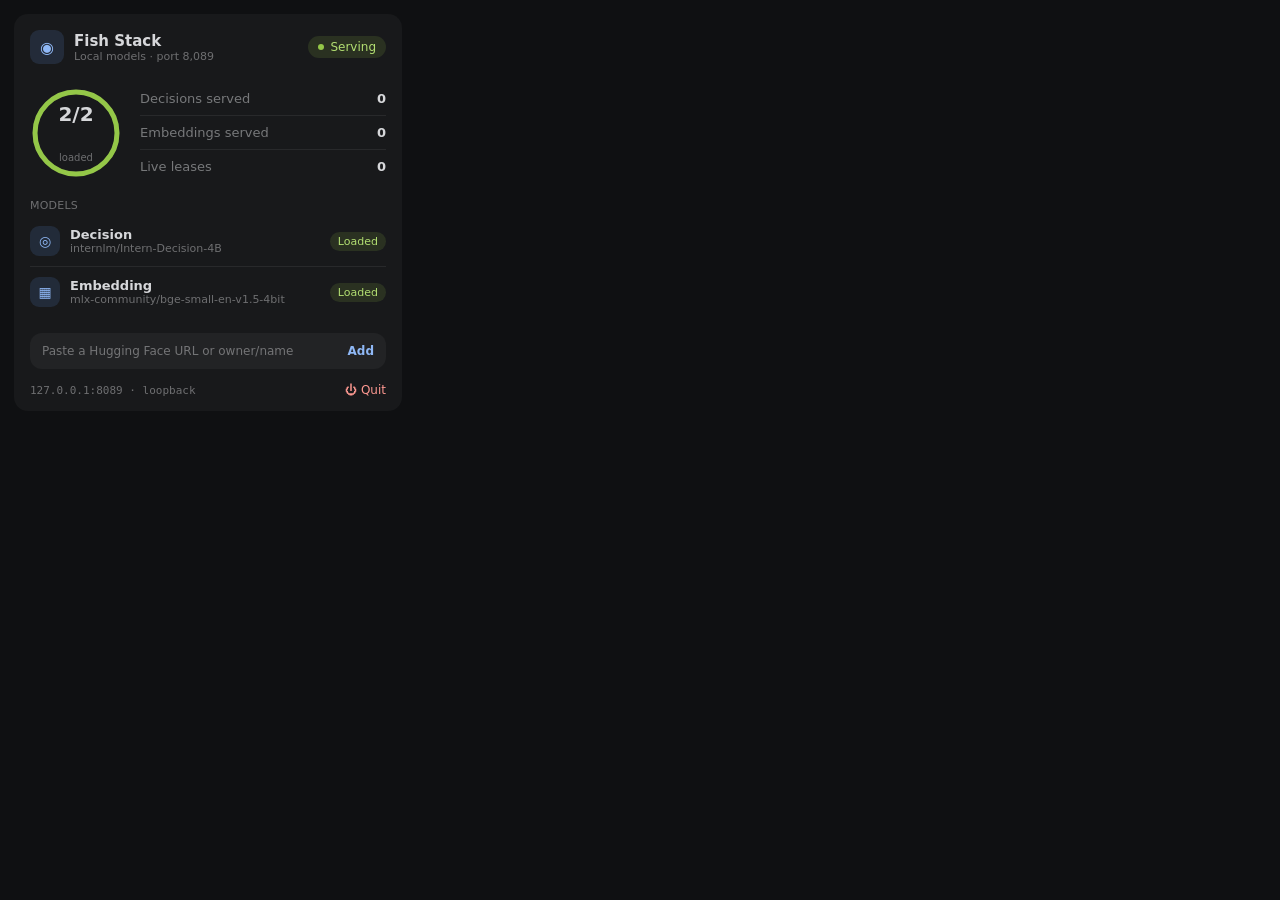
<file: shots/popover-variations/a-dial.html>
<!doctype html><html><head><meta charset="utf-8"><link rel="stylesheet" href="base.css"><style>
.head { display:flex; align-items:center; gap:10px; }
.title { font-size:15px; font-weight:600; }
.hero { display:flex; gap:18px; align-items:center; margin:18px 0 6px; }
.dial { width:92px; height:92px; flex:none; position:relative; }
.dial svg { position:absolute; inset:0; }
.dial .n { position:absolute; inset:0; display:grid; place-items:center; text-align:center; font-size:20px; font-weight:600; font-variant-numeric:tabular-nums; }
.dial .n small { display:block; font-size:10px; font-weight:400; color:rgba(214,215,218,.45); margin-top:-4px; }
.stats { flex:1; }
.stat { display:flex; justify-content:space-between; align-items:center; padding:9px 0; border-bottom:1px solid rgba(255,255,255,.07); font-size:13px; }
.stat:last-child { border-bottom:0; }
.stat b { font-variant-numeric:tabular-nums; font-weight:600; }
.list { margin-top:16px; }
.list .item { display:flex; align-items:center; gap:10px; padding:10px 0; border-bottom:1px solid rgba(255,255,255,.07); }
.list .item:last-child { border-bottom:0; }
.add { margin-top:16px; background:rgba(255,255,255,.045); border-radius:12px; padding:11px 12px; font-size:12px; color:rgba(214,215,218,.45); display:flex; justify-content:space-between; }
.add b { color:#8FB8F6; font-weight:600; }
</style></head><body><div class="panel">
<div class="head"><div class="ico" style="width:34px;height:34px;font-size:16px">◉</div><div class="grow"><div class="title">Fish Stack</div><div class="sub">Local models · port 8,089</div></div><span class="pill"><span class="dot"></span>Serving</span></div>
<div class="hero">
 <div class="dial"><svg viewBox="0 0 92 92"><circle cx="46" cy="46" r="41" fill="none" stroke="rgba(255,255,255,.07)" stroke-width="5"/><circle cx="46" cy="46" r="41" fill="none" stroke="#94C748" stroke-width="5" stroke-linecap="round" stroke-dasharray="257.6 257.6" transform="rotate(-90 46 46)"/></svg><div class="n">2/2<small>loaded</small></div></div>
 <div class="stats">
  <div class="stat"><span class="muted">Decisions served</span><b>0</b></div>
  <div class="stat"><span class="muted">Embeddings served</span><b>0</b></div>
  <div class="stat"><span class="muted">Live leases</span><b>0</b></div>
 </div>
</div>
<div class="list">
 <div class="label" style="margin-bottom:4px">Models</div>
 <div class="item"><div class="ico">◎</div><div class="grow"><div class="name">Decision</div><div class="sub">internlm/Intern-Decision-4B</div></div><span class="tag">Loaded</span></div>
 <div class="item"><div class="ico">▦</div><div class="grow"><div class="name">Embedding</div><div class="sub">mlx-community/bge-small-en-v1.5-4bit</div></div><span class="tag">Loaded</span></div>
</div>
<div class="add"><span>Paste a Hugging Face URL or owner/name</span><b>Add</b></div>
<div class="foot"><span class="mono">127.0.0.1:8089 · loopback</span><span class="quit">⏻ Quit</span></div>
</div></body></html>
</file>
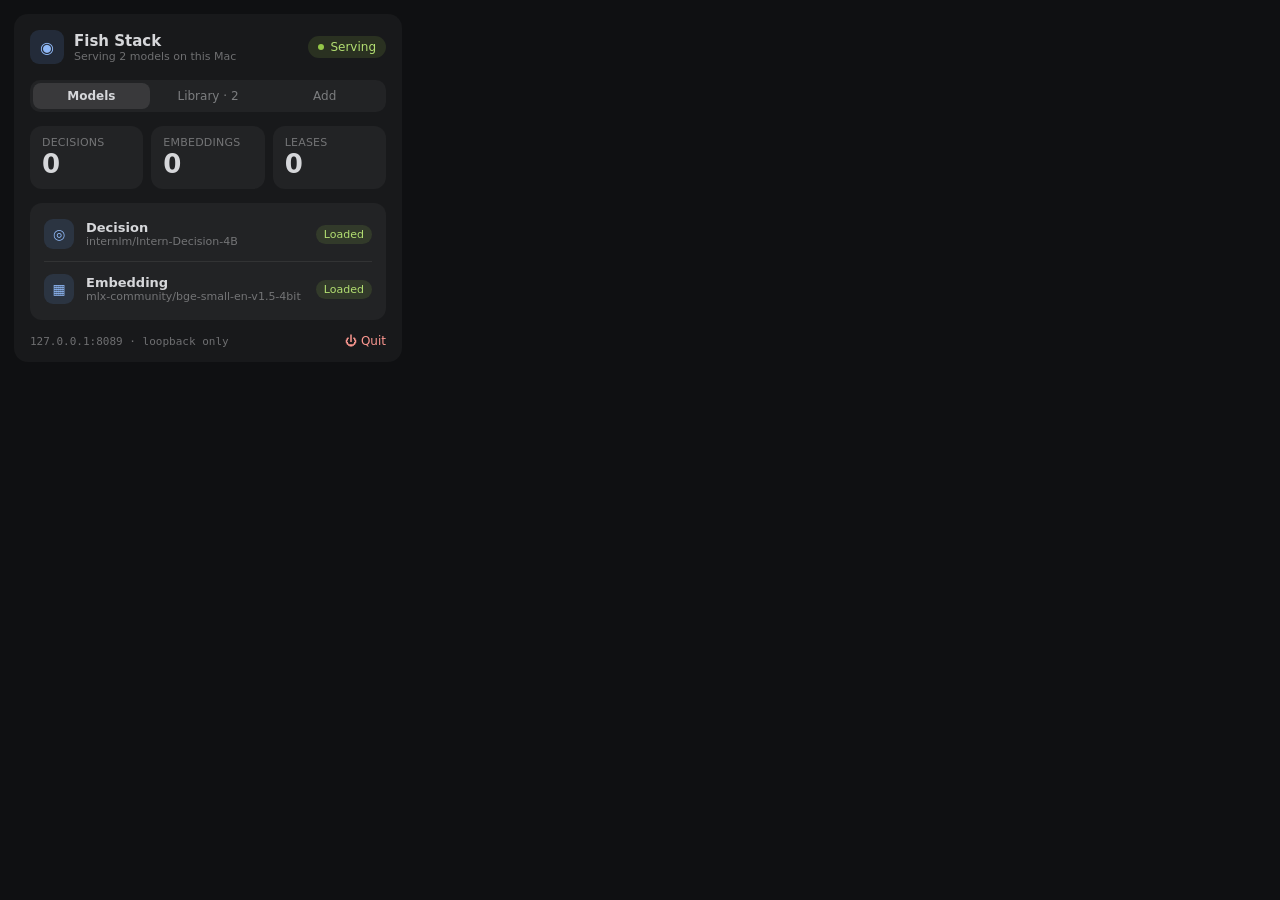
<file: shots/popover-variations/b-tabs.html>
<!doctype html><html><head><meta charset="utf-8"><link rel="stylesheet" href="base.css"><style>
.top { display:flex; align-items:center; gap:10px; }
.seg { display:flex; background:rgba(255,255,255,.045); border-radius:10px; padding:3px; margin:16px 0 14px; }
.seg div { flex:1; text-align:center; font-size:12px; padding:6px 0; border-radius:8px; color:rgba(214,215,218,.5); }
.seg div.on { background:rgba(255,255,255,.1); color:#D6D7DA; font-weight:600; }
.card { background:rgba(255,255,255,.045); border-radius:12px; padding:4px 14px; }
.model { display:flex; align-items:center; gap:12px; padding:12px 0; }
.model + .model { border-top:1px solid rgba(255,255,255,.07); }
.bar { height:3px; border-radius:3px; background:rgba(255,255,255,.07); overflow:hidden; margin-top:8px; }
.bar i { display:block; height:100%; width:100%; background:#94C748; border-radius:3px; }
.big { font-size:26px; font-weight:600; letter-spacing:-.01em; font-variant-numeric:tabular-nums; }
.glance { display:grid; grid-template-columns:1fr 1fr 1fr; gap:8px; margin-bottom:14px; }
.glance > div { background:rgba(255,255,255,.045); border-radius:12px; padding:10px 12px; }
.glance .sub { margin-top:2px; }
</style></head><body><div class="panel">
<div class="top"><div class="ico" style="width:34px;height:34px;font-size:16px">◉</div><div class="grow"><div class="title" style="font-size:15px;font-weight:600">Fish Stack</div><div class="sub">Serving 2 models on this Mac</div></div><span class="pill"><span class="dot"></span>Serving</span></div>
<div class="seg"><div class="on">Models</div><div>Library · 2</div><div>Add</div></div>
<div class="glance">
 <div><div class="label">Decisions</div><div class="big">0</div></div>
 <div><div class="label">Embeddings</div><div class="big">0</div></div>
 <div><div class="label">Leases</div><div class="big">0</div></div>
</div>
<div class="card">
 <div class="model"><div class="ico">◎</div><div class="grow"><div class="name">Decision</div><div class="sub">internlm/Intern-Decision-4B</div></div><span class="tag">Loaded</span></div>
 <div class="model"><div class="ico">▦</div><div class="grow"><div class="name">Embedding</div><div class="sub">mlx-community/bge-small-en-v1.5-4bit</div></div><span class="tag">Loaded</span></div>
</div>
<div class="foot"><span class="mono">127.0.0.1:8089 · loopback only</span><span class="quit">⏻ Quit</span></div>
</div></body></html>
</file>
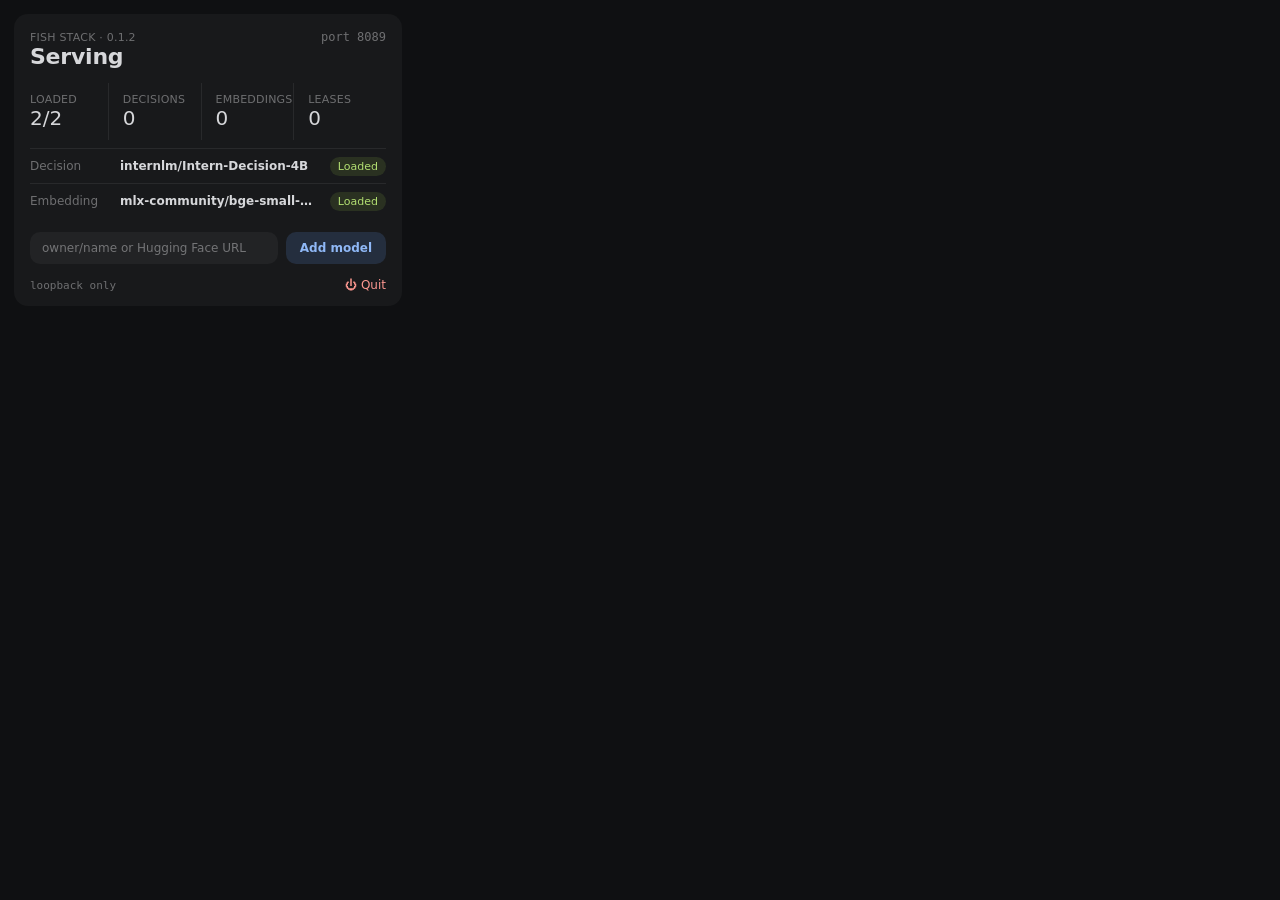
<file: shots/popover-variations/c-strip.html>
<!doctype html><html><head><meta charset="utf-8"><link rel="stylesheet" href="base.css"><style>
.status { display:flex; align-items:baseline; justify-content:space-between; }
.status h1 { margin:0; font-size:22px; font-weight:600; letter-spacing:-.01em; }
.strip { display:flex; margin:14px 0 4px; }
.strip > div { flex:1; padding:10px 0; }
.strip > div + div { border-left:1px solid rgba(255,255,255,.07); padding-left:14px; }
.strip .big { font-size:20px; }
table { width:100%; border-collapse:collapse; margin-top:10px; font-size:12px; }
td { padding:9px 0; border-top:1px solid rgba(255,255,255,.07); vertical-align:middle; }
td.role { color:rgba(214,215,218,.45); width:70px; }
td.state { text-align:right; }
td.mem { text-align:right; color:rgba(214,215,218,.45); font-variant-numeric:tabular-nums; padding-right:10px; }
.addbar { display:flex; gap:8px; margin-top:14px; }
.addbar .in { flex:1; background:rgba(255,255,255,.045); border-radius:10px; padding:9px 12px; font-size:12px; color:rgba(214,215,218,.45); }
.addbar .btn { background:rgba(102,157,241,.16); color:#8FB8F6; border-radius:10px; padding:9px 14px; font-size:12px; font-weight:600; }
.rows { margin-top:8px; }
.r { display:flex; align-items:center; gap:12px; padding:10px 0; border-top:1px solid rgba(255,255,255,.07); font-size:12px; }
.r .role { width:78px; flex:none; color:rgba(214,215,218,.45); }
.r .nm { flex:1; min-width:0; font-weight:600; white-space:nowrap; overflow:hidden; text-overflow:ellipsis; }
.r .state { flex:none; }
</style></head><body><div class="panel">
<div class="status"><div><div class="label">Fish Stack · 0.1.2</div><h1>Serving</h1></div><span class="mono" style="font-size:12px">port 8089</span></div>
<div class="strip">
 <div><div class="label">Loaded</div><div class="big">2/2</div></div>
 <div><div class="label">Decisions</div><div class="big">0</div></div>
 <div><div class="label">Embeddings</div><div class="big">0</div></div>
 <div><div class="label">Leases</div><div class="big">0</div></div>
</div>
<div class="rows">
 <div class="r"><span class="role">Decision</span><span class="nm">internlm/Intern-Decision-4B</span><span class="state"><span class="tag">Loaded</span></span></div>
 <div class="r"><span class="role">Embedding</span><span class="nm">mlx-community/bge-small-en-v1.5-4bit</span><span class="state"><span class="tag">Loaded</span></span></div>
</div>
<div class="addbar"><div class="in">owner/name or Hugging Face URL</div><div class="btn">Add model</div></div>
<div class="foot"><span class="mono">loopback only</span><span class="quit">⏻ Quit</span></div>
</div></body></html>
</file>
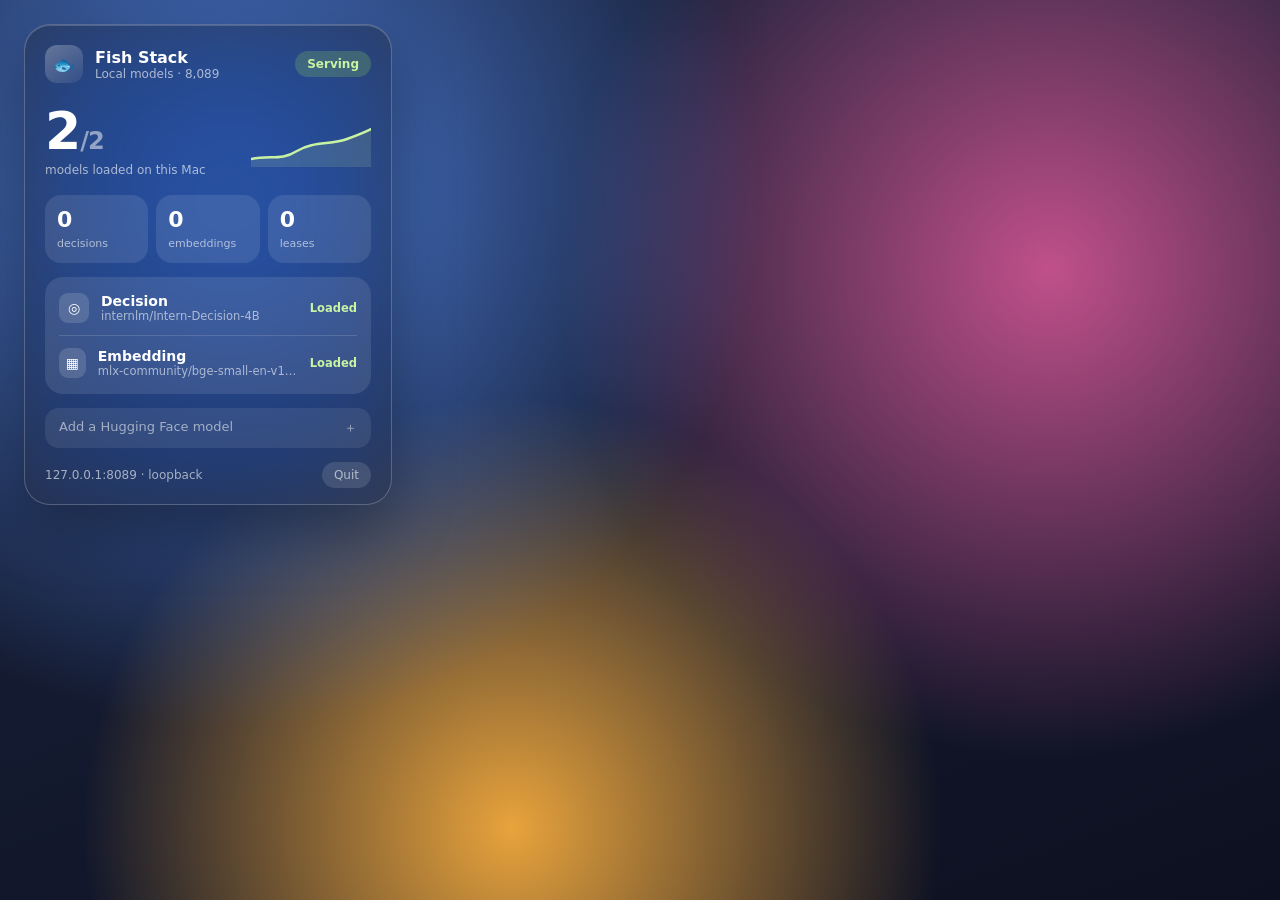
<file: shots/popover-variations/round-2/1-glass.html>
<!doctype html><html><head><meta charset="utf-8"><style>
*{box-sizing:border-box}
html,body{margin:0;height:100%}
body{width:416px;height:100%;padding:24px;font-family:-apple-system,"SF Pro Rounded",system-ui,sans-serif;color:#fff;
 background:radial-gradient(circle at 18% 22%,#4a7bd6 0,transparent 42%),radial-gradient(circle at 82% 30%,#c0508a 0,transparent 40%),radial-gradient(circle at 40% 92%,#e8a33c 0,transparent 38%),linear-gradient(160deg,#1b2540,#0d1020);}
.glass{width:368px;border-radius:26px;padding:20px 20px 16px;background:rgba(40,40,46,.46);-webkit-backdrop-filter:blur(44px) saturate(170%);backdrop-filter:blur(44px) saturate(170%);border:.5px solid rgba(255,255,255,.22);box-shadow:0 24px 60px rgba(0,0,0,.35),inset 0 1px 0 rgba(255,255,255,.18)}
.top{display:flex;align-items:center;gap:12px}
.logo{width:38px;height:38px;border-radius:12px;background:linear-gradient(145deg,rgba(255,255,255,.28),rgba(255,255,255,.06));display:grid;place-items:center;font-size:18px}
.t{font-size:16px;font-weight:700}.s{font-size:12px;color:rgba(255,255,255,.62)}
.pill{margin-left:auto;font-size:12px;font-weight:600;padding:6px 12px;border-radius:999px;background:rgba(148,220,90,.22);color:#c9f2a2}
.hero{display:flex;align-items:center;gap:18px;margin:22px 0 18px}
.big{font-size:52px;font-weight:700;letter-spacing:-.02em;font-variant-numeric:tabular-nums;line-height:1}
.big span{font-size:24px;color:rgba(255,255,255,.5);font-weight:600}
.cap{font-size:12px;color:rgba(255,255,255,.62);margin-top:6px}
.spark{margin-left:auto;width:120px;height:52px}
.tiles{display:grid;grid-template-columns:repeat(3,1fr);gap:8px;margin-bottom:14px}
.tile{background:rgba(255,255,255,.1);border-radius:16px;padding:12px}
.tile b{display:block;font-size:22px;font-variant-numeric:tabular-nums}.tile small{font-size:11px;color:rgba(255,255,255,.6)}
.list{background:rgba(255,255,255,.1);border-radius:18px;padding:4px 14px}
.it{display:flex;align-items:center;gap:12px;padding:12px 0}.it+.it{border-top:.5px solid rgba(255,255,255,.14)}
.chip{width:30px;height:30px;border-radius:9px;background:rgba(255,255,255,.14);display:grid;place-items:center;font-size:14px}
.nm{font-size:14px;font-weight:600}.sb{font-size:11.5px;color:rgba(255,255,255,.58);white-space:nowrap;overflow:hidden;text-overflow:ellipsis}
.ok{margin-left:auto;font-size:11.5px;color:#c9f2a2;font-weight:600}
.add{margin-top:14px;border-radius:14px;padding:11px 14px;background:rgba(255,255,255,.08);font-size:13px;color:rgba(255,255,255,.55);display:flex;justify-content:space-between}
.foot{display:flex;justify-content:space-between;align-items:center;margin-top:14px;font-size:12px;color:rgba(255,255,255,.6)}
.quit{padding:6px 12px;border-radius:999px;background:rgba(255,255,255,.12)}
</style></head><body><div class="glass">
<div class="top"><div class="logo">🐟</div><div><div class="t">Fish Stack</div><div class="s">Local models · 8,089</div></div><div class="pill">Serving</div></div>
<div class="hero"><div><div class="big">2<span>/2</span></div><div class="cap">models loaded on this Mac</div></div>
<svg class="spark" viewBox="0 0 120 52"><path d="M0 44 C 20 40, 30 46, 46 36 S 80 30, 96 24 S 112 18, 120 14" fill="none" stroke="#c9f2a2" stroke-width="2.5" stroke-linecap="round"/><path d="M0 44 C 20 40, 30 46, 46 36 S 80 30, 96 24 S 112 18, 120 14 L120 52 L0 52Z" fill="rgba(201,242,162,.14)"/></svg></div>
<div class="tiles"><div class="tile"><b>0</b><small>decisions</small></div><div class="tile"><b>0</b><small>embeddings</small></div><div class="tile"><b>0</b><small>leases</small></div></div>
<div class="list">
 <div class="it"><div class="chip">◎</div><div style="min-width:0"><div class="nm">Decision</div><div class="sb">internlm/Intern-Decision-4B</div></div><div class="ok">Loaded</div></div>
 <div class="it"><div class="chip">▦</div><div style="min-width:0"><div class="nm">Embedding</div><div class="sb">mlx-community/bge-small-en-v1.5-4bit</div></div><div class="ok">Loaded</div></div>
</div>
<div class="add"><span>Add a Hugging Face model</span><span>＋</span></div>
<div class="foot"><span>127.0.0.1:8089 · loopback</span><span class="quit">Quit</span></div>
</div></body></html>
</file>
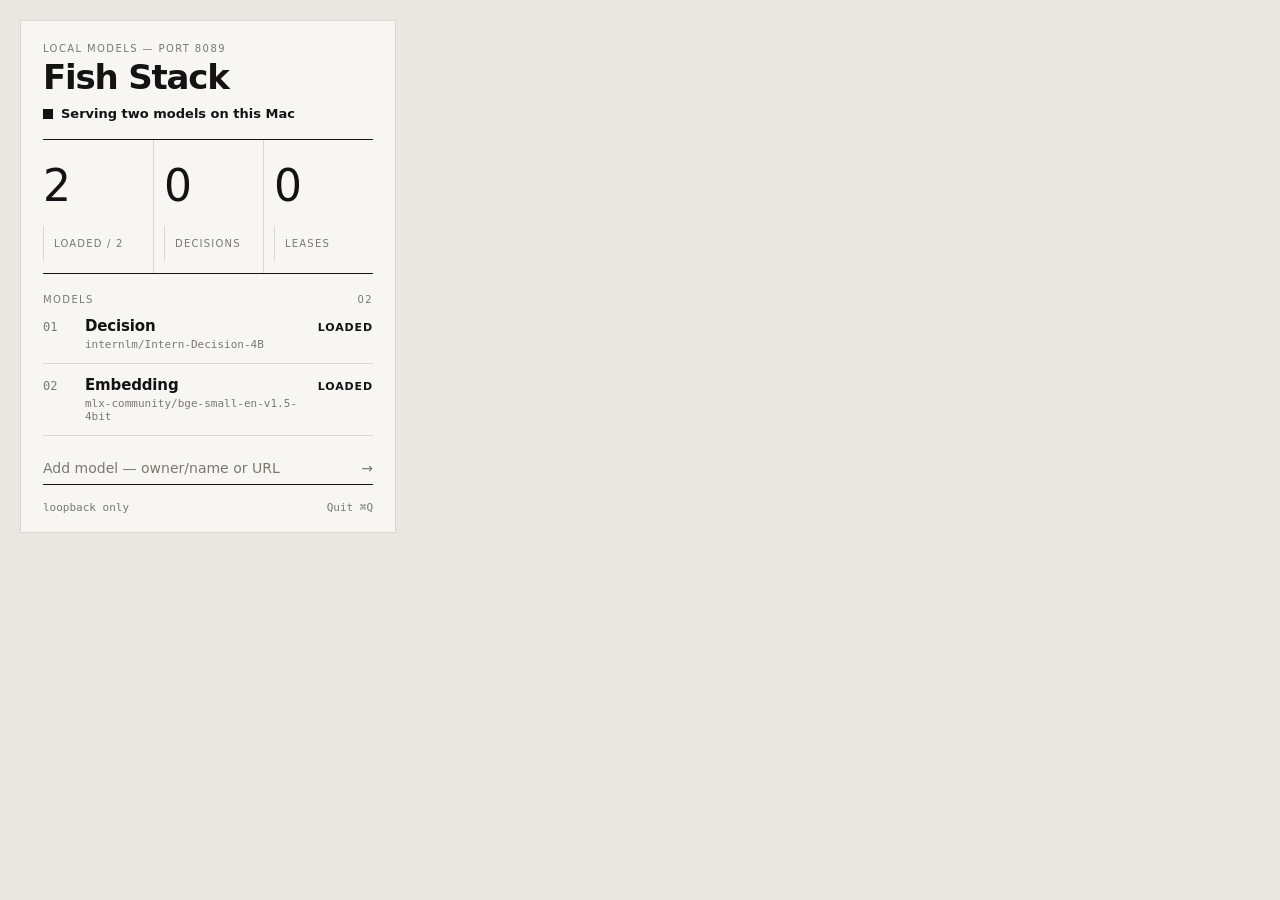
<file: shots/popover-variations/round-2/2-editorial.html>
<!doctype html><html><head><meta charset="utf-8"><style>
*{box-sizing:border-box}
html,body{margin:0}
body{width:416px;padding:20px;background:#E8E7E2;font-family:-apple-system,"Helvetica Neue",system-ui,sans-serif;color:#131313}
.p{background:#F7F6F2;padding:22px 22px 18px;border:1px solid #d9d7d0}
.k{font-size:10px;letter-spacing:.14em;text-transform:uppercase;color:#7a786f}
h1{margin:6px 0 0;font-size:34px;font-weight:600;letter-spacing:-.035em;line-height:1}
.status{display:flex;align-items:center;gap:8px;margin-top:12px;font-size:13px;font-weight:600}
.sq{width:10px;height:10px;background:#131313}
.grid{display:grid;grid-template-columns:1fr 1fr 1fr;border-top:1px solid #131313;border-bottom:1px solid #131313;margin:18px 0 0}
.grid div{padding:12px 0 12px 10px;border-left:1px solid #d9d7d0}
.grid div:first-child{border-left:0;padding-left:0}
.n{font-size:44px;font-weight:300;letter-spacing:-.04em;line-height:1;font-variant-numeric:tabular-nums}
.l{font-size:10px;letter-spacing:.12em;text-transform:uppercase;color:#7a786f;margin-top:6px}
.sec{margin-top:20px;font-size:10px;letter-spacing:.14em;text-transform:uppercase;color:#7a786f;display:flex;justify-content:space-between}
.row{display:grid;grid-template-columns:34px 1fr auto;gap:8px;align-items:baseline;padding:12px 0;border-bottom:1px solid #d9d7d0}
.row .i{font-family:ui-monospace,Menlo,monospace;font-size:12px;color:#7a786f}
.row .nm{font-size:15px;font-weight:600;letter-spacing:-.01em}
.row .sb{font-family:ui-monospace,Menlo,monospace;font-size:11px;color:#7a786f;margin-top:3px}
.row .st{font-size:11px;letter-spacing:.08em;text-transform:uppercase;font-weight:600}
.add{margin-top:16px;border-bottom:1px solid #131313;padding:8px 0;font-size:14px;color:#7a786f;display:flex;justify-content:space-between}
.foot{display:flex;justify-content:space-between;margin-top:16px;font-family:ui-monospace,Menlo,monospace;font-size:11px;color:#7a786f}
</style></head><body><div class="p">
<div class="k">Local models — Port 8089</div>
<h1>Fish Stack</h1>
<div class="status"><span class="sq"></span>Serving two models on this Mac</div>
<div class="grid">
 <div><div class="n">2</div><div class="l">Loaded / 2</div></div>
 <div><div class="n">0</div><div class="l">Decisions</div></div>
 <div><div class="n">0</div><div class="l">Leases</div></div>
</div>
<div class="sec"><span>Models</span><span>02</span></div>
<div class="row"><span class="i">01</span><div><div class="nm">Decision</div><div class="sb">internlm/Intern-Decision-4B</div></div><span class="st">Loaded</span></div>
<div class="row"><span class="i">02</span><div><div class="nm">Embedding</div><div class="sb">mlx-community/bge-small-en-v1.5-4bit</div></div><span class="st">Loaded</span></div>
<div class="add"><span>Add model — owner/name or URL</span><span>→</span></div>
<div class="foot"><span>loopback only</span><span>Quit ⌘Q</span></div>
</div></body></html>
</file>
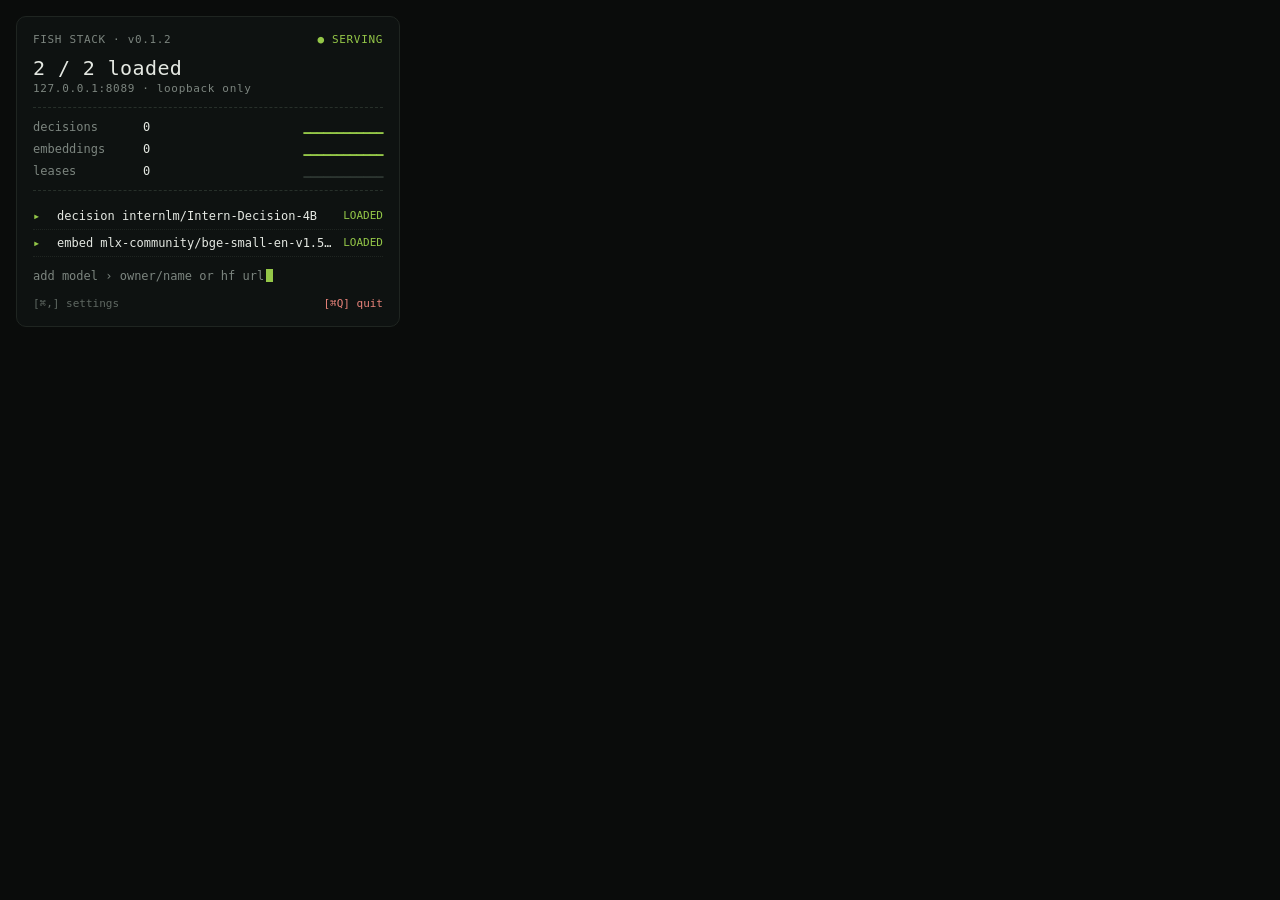
<file: shots/popover-variations/round-2/3-instrument.html>
<!doctype html><html><head><meta charset="utf-8"><style>
*{box-sizing:border-box}
html,body{margin:0}
body{width:416px;padding:16px;background:#0A0C0B;color:#C9CDC8;font-family:ui-monospace,"SF Mono",Menlo,monospace;font-size:12px}
.p{border:1px solid #1f2521;border-radius:10px;padding:16px;background:#0E1211}
.hd{display:flex;justify-content:space-between;align-items:center;color:#7c857f;font-size:11px;letter-spacing:.06em}
.live{color:#94C748}
.title{font-size:20px;color:#E4E8E2;margin:10px 0 2px;letter-spacing:.02em}
.hr{border-top:1px dashed #27302a;margin:12px 0}
.kv{display:grid;grid-template-columns:110px 1fr auto;row-gap:8px;align-items:center}
.k{color:#7c857f}.v{color:#E4E8E2;font-variant-numeric:tabular-nums}
.bar{color:#94C748;letter-spacing:-.05em}.dim{color:#2c3530}
.ln{display:grid;grid-template-columns:18px 1fr auto;gap:6px;padding:6px 0;border-bottom:1px dotted #1f2521}
.ln:last-child{border-bottom:0}
.ln .a{color:#94C748}.ln .m{color:#E4E8E2;overflow:hidden;white-space:nowrap;text-overflow:ellipsis}
.ln .s{color:#94C748;font-size:11px}
.in{margin-top:12px;color:#7c857f}.cur{display:inline-block;width:7px;height:13px;background:#94C748;vertical-align:-2px;margin-left:2px}
.ft{display:flex;justify-content:space-between;margin-top:14px;color:#5f6862;font-size:11px}
.q{color:#E8837A}
</style></head><body><div class="p">
<div class="hd"><span>FISH STACK · v0.1.2</span><span class="live">● SERVING</span></div>
<div class="title">2 / 2 loaded</div>
<div class="hd" style="margin-top:0">127.0.0.1:8089 · loopback only</div>
<div class="hr"></div>
<div class="kv">
 <span class="k">decisions</span><span class="v">0</span><span class="bar">▁▁▁▁▁▁▁▁▁▁▁▁</span>
 <span class="k">embeddings</span><span class="v">0</span><span class="bar">▁▁▁▁▁▁▁▁▁▁▁▁</span>
 <span class="k">leases</span><span class="v">0</span><span class="bar dim">▁▁▁▁▁▁▁▁▁▁▁▁</span>
</div>
<div class="hr"></div>
<div class="ln"><span class="a">▸</span><span class="m">decision  internlm/Intern-Decision-4B</span><span class="s">LOADED</span></div>
<div class="ln"><span class="a">▸</span><span class="m">embed     mlx-community/bge-small-en-v1.5-4bit</span><span class="s">LOADED</span></div>
<div class="in">add model › owner/name or hf url<span class="cur"></span></div>
<div class="ft"><span>[⌘,] settings</span><span class="q">[⌘Q] quit</span></div>
</div></body></html>
</file>
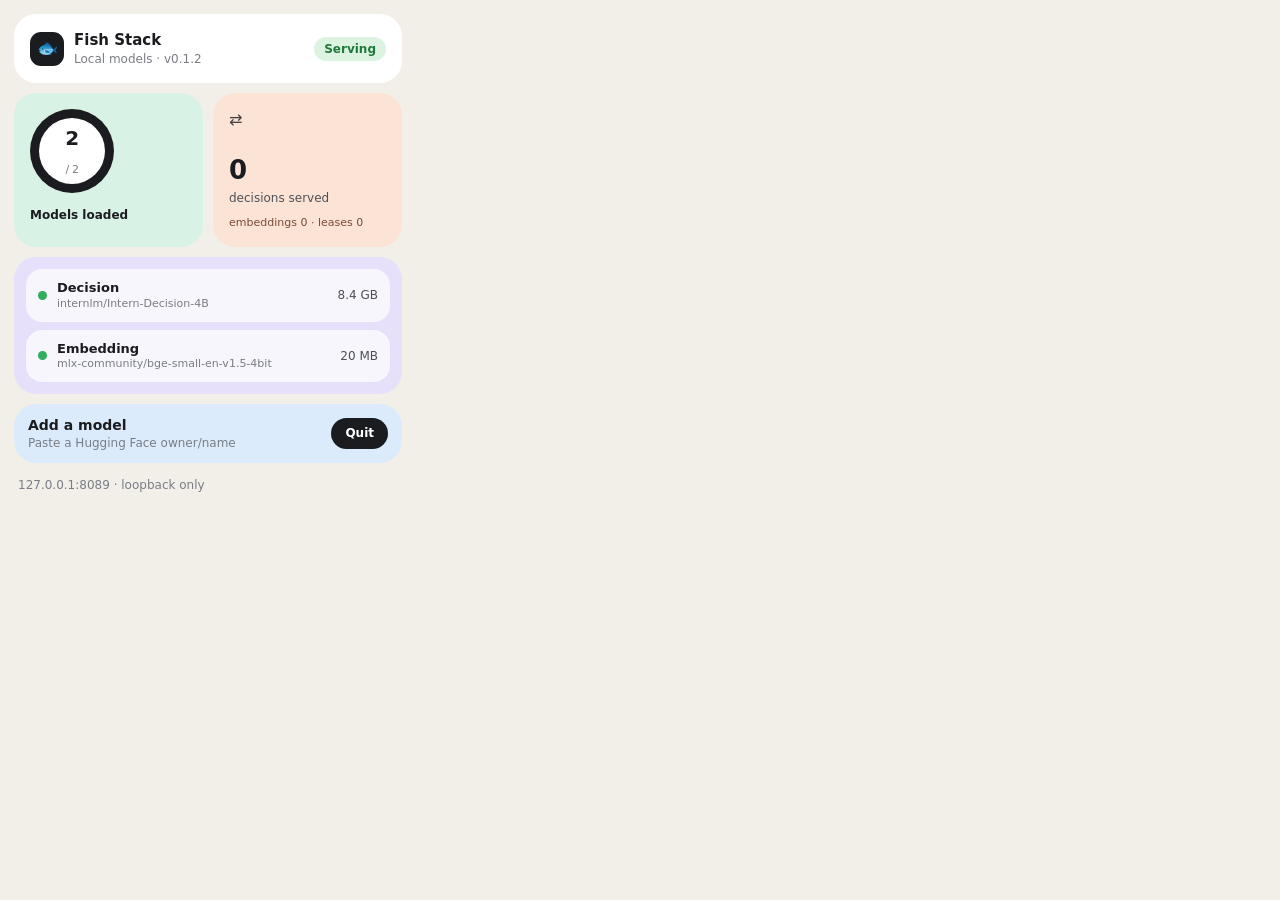
<file: shots/popover-variations/round-3/4-bento.html>
<!doctype html>
<html>
<head>
<meta charset="utf-8">
<style>
  * { box-sizing: border-box; margin: 0; padding: 0; }
  html, body { width: 416px; background: #F2EFE9; }
  body {
    font: 14px/1.35 -apple-system, "SF Pro Text", system-ui, sans-serif;
    color: #1B1C1F;
    padding: 14px;
    -webkit-font-smoothing: antialiased;
  }
  .grid { display: grid; grid-template-columns: 1fr 1fr; gap: 10px; }
  .card {
    background: #FFFFFF;
    border-radius: 22px;
    padding: 16px;
  }
  .wide { grid-column: span 2; }
  .head { display: flex; align-items: center; gap: 10px; }
  .mark {
    width: 34px; height: 34px; border-radius: 11px;
    background: #1B1C1F; color: #fff;
    display: grid; place-items: center; font-size: 17px;
  }
  .title { font-weight: 650; font-size: 15px; }
  .sub { color: #7A7D85; font-size: 12px; margin-top: 1px; }
  .pill {
    margin-left: auto;
    background: #DDF3E1; color: #1E7A3A;
    border-radius: 999px; padding: 4px 10px;
    font-size: 12px; font-weight: 600;
  }
  .mint { background: #D9F2E6; }
  .peach { background: #FBE3D6; }
  .lilac { background: #E6E0FA; }
  .sky { background: #DCEBFB; }
  .ring-wrap { display: flex; align-items: center; gap: 14px; }
  .ring {
    width: 84px; height: 84px; border-radius: 50%;
    background: conic-gradient(#1B1C1F 0 100%, #E4E2DC 0);
    display: grid; place-items: center; flex: none;
  }
  .ring-inner {
    width: 66px; height: 66px; border-radius: 50%;
    background: #fff; display: grid; place-items: center;
    font-weight: 700; font-size: 20px; letter-spacing: -0.02em;
  }
  .ring-inner small { font-size: 11px; color: #7A7D85; font-weight: 500; display: block; text-align: center; margin-top: -4px; }
  .stat-num { font-size: 26px; font-weight: 700; letter-spacing: -0.02em; }
  .stat-label { font-size: 12px; color: #4D5058; margin-top: 2px; }
  .tile-top { display: flex; justify-content: space-between; align-items: flex-start; }
  .tile-ico { font-size: 16px; opacity: .8; }
  .list { display: grid; gap: 8px; }
  .row {
    display: flex; align-items: center; gap: 10px;
    background: #fff; border-radius: 16px; padding: 10px 12px;
  }
  .dot { width: 9px; height: 9px; border-radius: 50%; background: #2FAE5B; flex: none; }
  .row-name { font-weight: 600; font-size: 13px; }
  .row-id { font-size: 11px; color: #7A7D85; white-space: nowrap; overflow: hidden; text-overflow: ellipsis; max-width: 250px; }
  .row-meta { margin-left: auto; font-size: 12px; color: #4D5058; font-weight: 500; }
  .footer { display: flex; align-items: center; justify-content: space-between; padding: 4px 4px 0; }
  .muted { color: #7A7D85; font-size: 12px; }
  .quit {
    background: #1B1C1F; color: #fff; border-radius: 999px;
    padding: 7px 14px; font-size: 12px; font-weight: 600;
  }
</style>
</head>
<body>
  <div class="grid">
    <div class="card wide">
      <div class="head">
        <div class="mark">🐟</div>
        <div>
          <div class="title">Fish Stack</div>
          <div class="sub">Local models · v0.1.2</div>
        </div>
        <div class="pill">Serving</div>
      </div>
    </div>

    <div class="card mint">
      <div class="ring-wrap" style="flex-direction:column; align-items:flex-start; gap:12px;">
        <div class="ring">
          <div class="ring-inner">2<small>/ 2</small></div>
        </div>
        <div>
          <div class="stat-label" style="font-weight:600; color:#1B1C1F;">Models loaded</div>
        </div>
      </div>
    </div>

    <div class="card peach">
      <div class="tile-top"><div class="tile-ico">⇄</div></div>
      <div style="margin-top:22px;">
        <div class="stat-num">0</div>
        <div class="stat-label">decisions served</div>
      </div>
      <div class="stat-label" style="margin-top:10px; font-size:11px; color:#7A4B33;">embeddings 0 · leases 0</div>
    </div>

    <div class="card lilac wide" style="padding:12px;">
      <div class="list">
        <div class="row" style="background:rgba(255,255,255,.7);">
          <div class="dot"></div>
          <div style="min-width:0;">
            <div class="row-name">Decision</div>
            <div class="row-id">internlm/Intern-Decision-4B</div>
          </div>
          <div class="row-meta">8.4 GB</div>
        </div>
        <div class="row" style="background:rgba(255,255,255,.7);">
          <div class="dot"></div>
          <div style="min-width:0;">
            <div class="row-name">Embedding</div>
            <div class="row-id">mlx-community/bge-small-en-v1.5-4bit</div>
          </div>
          <div class="row-meta">20 MB</div>
        </div>
      </div>
    </div>

    <div class="card sky wide" style="padding:12px 14px;">
      <div class="footer" style="padding:0;">
        <div>
          <div style="font-weight:600;">Add a model</div>
          <div class="muted">Paste a Hugging Face owner/name</div>
        </div>
        <div class="quit">Quit</div>
      </div>
    </div>
  </div>
  <div class="footer" style="margin-top:10px;">
    <span class="muted">127.0.0.1:8089 · loopback only</span>
  </div>
</body>
</html>
</file>
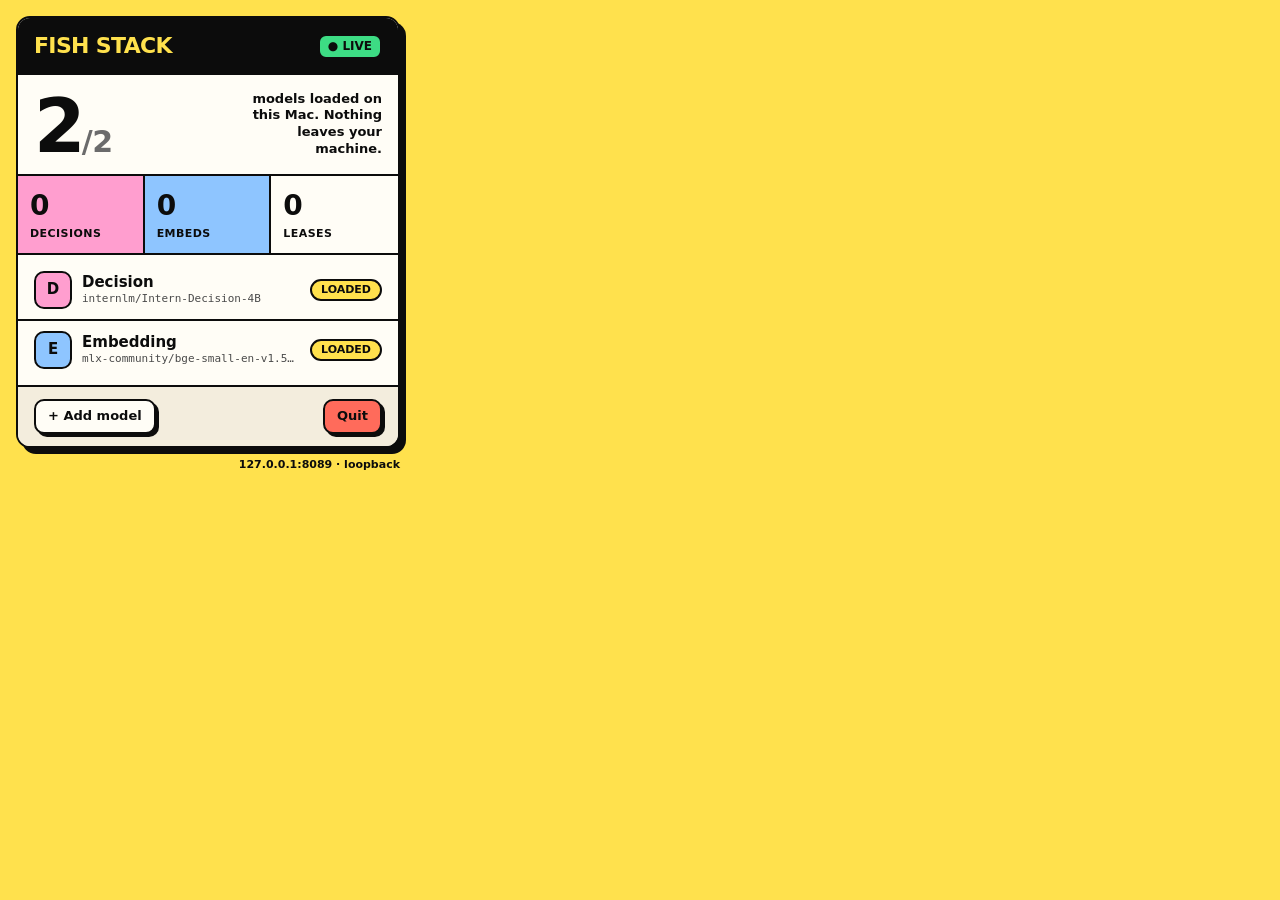
<file: shots/popover-variations/round-3/5-brutal.html>
<!doctype html>
<html>
<head>
<meta charset="utf-8">
<style>
  * { box-sizing: border-box; margin: 0; padding: 0; }
  html, body { width: 416px; background: #FFE14D; }
  body {
    font: 14px/1.3 -apple-system, "SF Pro Display", system-ui, sans-serif;
    color: #0C0C0C;
    padding: 16px;
    -webkit-font-smoothing: antialiased;
  }
  .panel {
    background: #FFFDF6;
    border: 2.5px solid #0C0C0C;
    border-radius: 14px;
    box-shadow: 6px 6px 0 #0C0C0C;
    overflow: hidden;
  }
  .top {
    background: #0C0C0C; color: #FFE14D;
    padding: 14px 16px;
    display: flex; align-items: center; justify-content: space-between;
  }
  .brand { font-size: 22px; font-weight: 900; letter-spacing: -0.03em; text-transform: uppercase; }
  .status {
    background: #3DDC84; color: #0C0C0C; border: 2px solid #0C0C0C;
    border-radius: 8px; padding: 3px 8px; font-weight: 800; font-size: 12px; text-transform: uppercase;
  }
  .hero {
    padding: 16px;
    border-bottom: 2.5px solid #0C0C0C;
    display: flex; align-items: flex-end; justify-content: space-between;
  }
  .big { font-size: 74px; font-weight: 900; line-height: .85; letter-spacing: -0.05em; }
  .big span { font-size: 30px; color: #6B6B6B; letter-spacing: -0.02em; }
  .hero-note { font-weight: 700; font-size: 13px; text-align: right; max-width: 150px; }
  .stats { display: grid; grid-template-columns: repeat(3, 1fr); border-bottom: 2.5px solid #0C0C0C; }
  .stat { padding: 12px; border-right: 2.5px solid #0C0C0C; }
  .stat:last-child { border-right: none; }
  .stat .n { font-size: 28px; font-weight: 900; letter-spacing: -0.03em; }
  .stat .l { font-size: 11px; font-weight: 700; text-transform: uppercase; letter-spacing: .04em; margin-top: 2px; }
  .stat.pink { background: #FF9ECF; }
  .stat.blue { background: #8EC5FF; }
  .stat.white { background: #FFFDF6; }
  .models { padding: 6px 0; }
  .model {
    display: grid; grid-template-columns: 38px 1fr auto; gap: 10px; align-items: center;
    padding: 10px 16px;
  }
  .model + .model { border-top: 2px solid #0C0C0C; }
  .ico {
    width: 38px; height: 38px; border: 2px solid #0C0C0C; border-radius: 10px;
    display: grid; place-items: center; font-weight: 900; font-size: 15px;
  }
  .m-name { font-weight: 800; font-size: 15px; }
  .m-id { font-size: 11px; color: #4A4A4A; font-family: ui-monospace, Menlo, monospace; white-space: nowrap; overflow: hidden; text-overflow: ellipsis; max-width: 230px; }
  .tag {
    border: 2px solid #0C0C0C; border-radius: 999px; padding: 2px 9px;
    font-size: 11px; font-weight: 800; text-transform: uppercase; background: #FFE14D;
  }
  .footer {
    display: flex; align-items: center; justify-content: space-between;
    padding: 12px 16px; border-top: 2.5px solid #0C0C0C; background: #F3EDDD;
  }
  .addbtn {
    border: 2.5px solid #0C0C0C; border-radius: 10px; padding: 7px 12px;
    font-weight: 800; font-size: 13px; background: #FFFDF6; box-shadow: 3px 3px 0 #0C0C0C;
  }
  .quitbtn {
    border: 2.5px solid #0C0C0C; border-radius: 10px; padding: 7px 12px;
    font-weight: 800; font-size: 13px; background: #FF6B5B; box-shadow: 3px 3px 0 #0C0C0C;
  }
  .addr { font-size: 11px; font-weight: 700; margin-top: 10px; text-align: right; }
</style>
</head>
<body>
  <div class="panel">
    <div class="top">
      <div class="brand">Fish Stack</div>
      <div class="status">● Live</div>
    </div>

    <div class="hero">
      <div class="big">2<span>/2</span></div>
      <div class="hero-note">models loaded on this Mac. Nothing leaves your machine.</div>
    </div>

    <div class="stats">
      <div class="stat pink"><div class="n">0</div><div class="l">Decisions</div></div>
      <div class="stat blue"><div class="n">0</div><div class="l">Embeds</div></div>
      <div class="stat white"><div class="n">0</div><div class="l">Leases</div></div>
    </div>

    <div class="models">
      <div class="model">
        <div class="ico" style="background:#FF9ECF;">D</div>
        <div style="min-width:0;">
          <div class="m-name">Decision</div>
          <div class="m-id">internlm/Intern-Decision-4B</div>
        </div>
        <div class="tag">Loaded</div>
      </div>
      <div class="model">
        <div class="ico" style="background:#8EC5FF;">E</div>
        <div style="min-width:0;">
          <div class="m-name">Embedding</div>
          <div class="m-id">mlx-community/bge-small-en-v1.5-4bit</div>
        </div>
        <div class="tag">Loaded</div>
      </div>
    </div>

    <div class="footer">
      <div class="addbtn">+ Add model</div>
      <div class="quitbtn">Quit</div>
    </div>
  </div>
  <div class="addr">127.0.0.1:8089 · loopback</div>
</body>
</html>
</file>
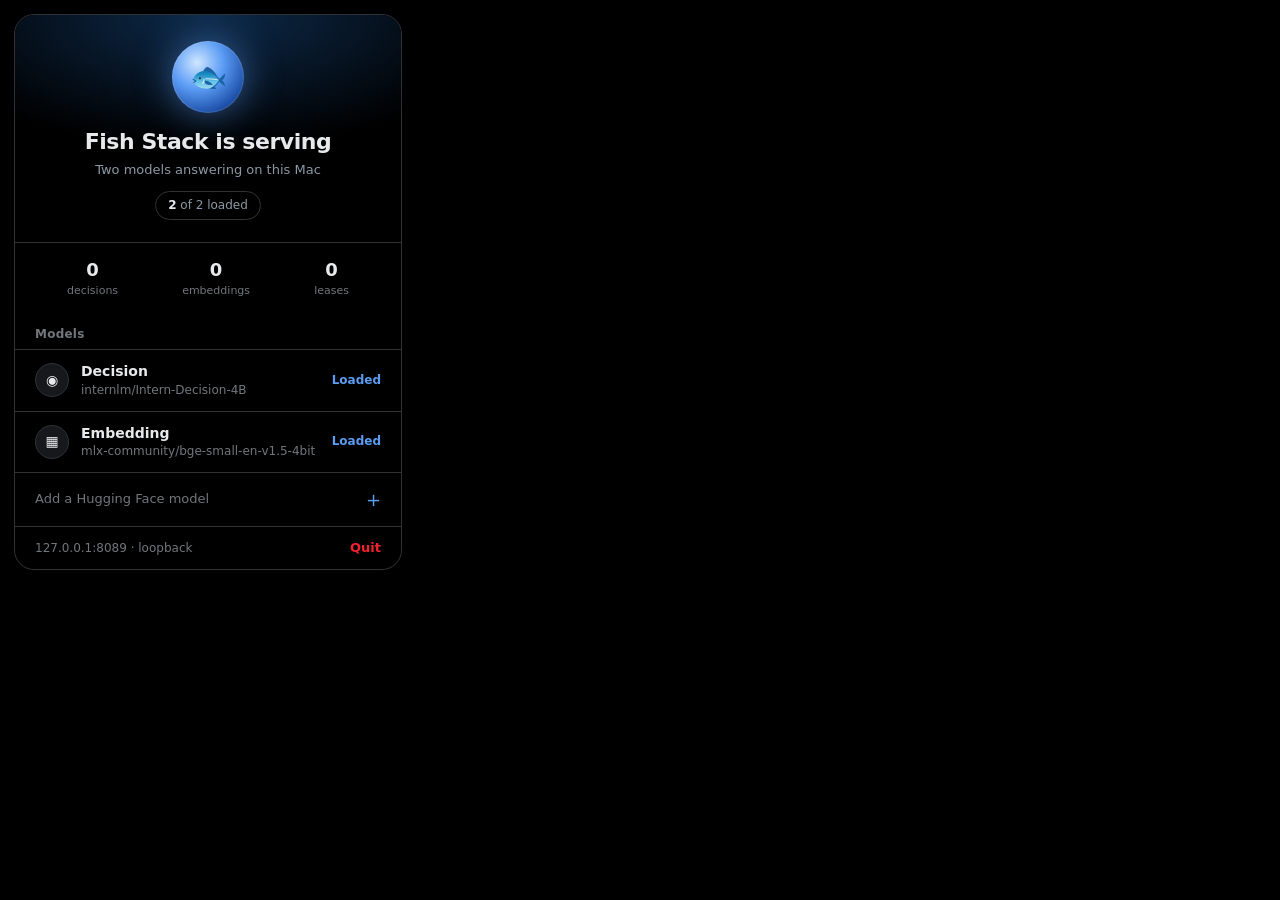
<file: shots/popover-variations/round-3/6-orb.html>
<!doctype html>
<html>
<head>
<meta charset="utf-8">
<style>
  * { box-sizing: border-box; margin: 0; padding: 0; }
  html, body { width: 416px; background: #000; }
  body {
    font: 14px/1.4 -apple-system, "SF Pro Text", system-ui, sans-serif;
    color: #E7E9EA;
    padding: 14px;
    -webkit-font-smoothing: antialiased;
  }
  .sheet {
    background: #000;
    border: 1px solid #2F3336;
    border-radius: 20px;
    overflow: hidden;
  }
  .hero {
    position: relative;
    padding: 26px 20px 22px;
    text-align: center;
    background: radial-gradient(120% 90% at 50% 0%, #0D2A4A 0%, #000 65%);
  }
  .orb {
    width: 72px; height: 72px; border-radius: 50%;
    margin: 0 auto;
    background: radial-gradient(circle at 35% 30%, #CFE6FF 0%, #5B9CF5 38%, #1D4FA8 75%, #0A1F44 100%);
    box-shadow: 0 0 36px rgba(91,156,245,.55), 0 0 2px rgba(255,255,255,.4) inset;
    display: grid; place-items: center;
    font-size: 30px;
  }
  .state { margin-top: 14px; font-size: 22px; font-weight: 700; letter-spacing: -0.02em; }
  .sub { color: #8B98A5; font-size: 13px; margin-top: 3px; }
  .count {
    display: inline-block; margin-top: 12px;
    padding: 5px 12px; border-radius: 999px;
    border: 1px solid #2F3336; font-size: 12px; color: #8B98A5;
  }
  .count b { color: #E7E9EA; font-weight: 600; }
  .section-h {
    padding: 14px 20px 6px;
    font-size: 12px; color: #71767B; font-weight: 600; letter-spacing: .02em;
  }
  .item {
    display: flex; align-items: center; gap: 12px;
    padding: 12px 20px;
    border-top: 1px solid #2F3336;
  }
  .avatar {
    width: 34px; height: 34px; border-radius: 50%;
    background: #16181C; border: 1px solid #2F3336;
    display: grid; place-items: center; font-size: 14px;
    flex: none;
  }
  .name { font-weight: 600; font-size: 14px; }
  .id { color: #71767B; font-size: 12px; white-space: nowrap; overflow: hidden; text-overflow: ellipsis; max-width: 260px; }
  .ok { margin-left: auto; color: #5B9CF5; font-size: 12px; font-weight: 600; }
  .stats {
    display: flex; justify-content: space-around;
    padding: 14px 20px;
    border-top: 1px solid #2F3336;
  }
  .stat { text-align: center; }
  .stat .n { font-size: 18px; font-weight: 700; }
  .stat .l { font-size: 11px; color: #71767B; margin-top: 1px; }
  .add {
    display: flex; align-items: center; justify-content: space-between;
    padding: 14px 20px; border-top: 1px solid #2F3336;
    color: #71767B; font-size: 13px;
  }
  .foot {
    display: flex; justify-content: space-between; align-items: center;
    padding: 12px 20px; border-top: 1px solid #2F3336;
    color: #71767B; font-size: 12px;
  }
  .quit { color: #F4212E; font-weight: 600; font-size: 13px; }
</style>
</head>
<body>
  <div class="sheet">
    <div class="hero">
      <div class="orb">🐟</div>
      <div class="state">Fish Stack is serving</div>
      <div class="sub">Two models answering on this Mac</div>
      <div class="count"><b>2</b> of 2 loaded</div>
    </div>

    <div class="stats">
      <div class="stat"><div class="n">0</div><div class="l">decisions</div></div>
      <div class="stat"><div class="n">0</div><div class="l">embeddings</div></div>
      <div class="stat"><div class="n">0</div><div class="l">leases</div></div>
    </div>

    <div class="section-h">Models</div>
    <div class="item">
      <div class="avatar">◉</div>
      <div style="min-width:0;">
        <div class="name">Decision</div>
        <div class="id">internlm/Intern-Decision-4B</div>
      </div>
      <div class="ok">Loaded</div>
    </div>
    <div class="item">
      <div class="avatar">▦</div>
      <div style="min-width:0;">
        <div class="name">Embedding</div>
        <div class="id">mlx-community/bge-small-en-v1.5-4bit</div>
      </div>
      <div class="ok">Loaded</div>
    </div>

    <div class="add">
      <span>Add a Hugging Face model</span>
      <span style="color:#5B9CF5; font-size:18px;">+</span>
    </div>
    <div class="foot">
      <span>127.0.0.1:8089 · loopback</span>
      <span class="quit">Quit</span>
    </div>
  </div>
</body>
</html>
</file>
<file: shots/popover-variations/base.css>
* { box-sizing: border-box; }
html, body { margin: 0; background: #0f1012; }
body { padding: 14px; font-family: -apple-system, "SF Pro Text", system-ui, sans-serif; color: #D6D7DA; -webkit-font-smoothing: antialiased; }
.panel { width: 388px; background: #18191B; border-radius: 14px; padding: 16px 16px 14px; }
.muted { color: rgba(214,215,218,.5); }
.label { font-size: 11px; letter-spacing: .02em; color: rgba(214,215,218,.45); text-transform: uppercase; }
.pill { display: inline-flex; align-items: center; gap: 6px; font-size: 12px; padding: 4px 10px; border-radius: 999px; background: rgba(148,199,72,.14); color: #B3DF72; }
.dot { width: 6px; height: 6px; border-radius: 50%; background: #94C748; }
.tag { font-size: 11px; padding: 3px 8px; border-radius: 999px; background: rgba(148,199,72,.14); color: #B3DF72; }
.tag.use { background: rgba(102,157,241,.14); color: #8FB8F6; }
.mono { font-family: ui-monospace, Menlo, monospace; font-size: 11px; color: rgba(214,215,218,.45); }
.row { display: flex; align-items: center; gap: 10px; }
.ico { width: 30px; height: 30px; border-radius: 9px; background: rgba(102,157,241,.14); display: grid; place-items: center; color: #8FB8F6; font-size: 14px; flex: none; }
.grow { flex: 1; min-width: 0; }
.name { font-size: 13px; font-weight: 600; white-space: nowrap; overflow: hidden; text-overflow: ellipsis; }
.sub { font-size: 11px; color: rgba(214,215,218,.45); white-space: nowrap; overflow: hidden; text-overflow: ellipsis; }
.foot { display: flex; justify-content: space-between; align-items: center; font-size: 11px; color: rgba(214,215,218,.45); margin-top: 14px; }
.quit { color: #FD9891; font-size: 12px; }
</file>
